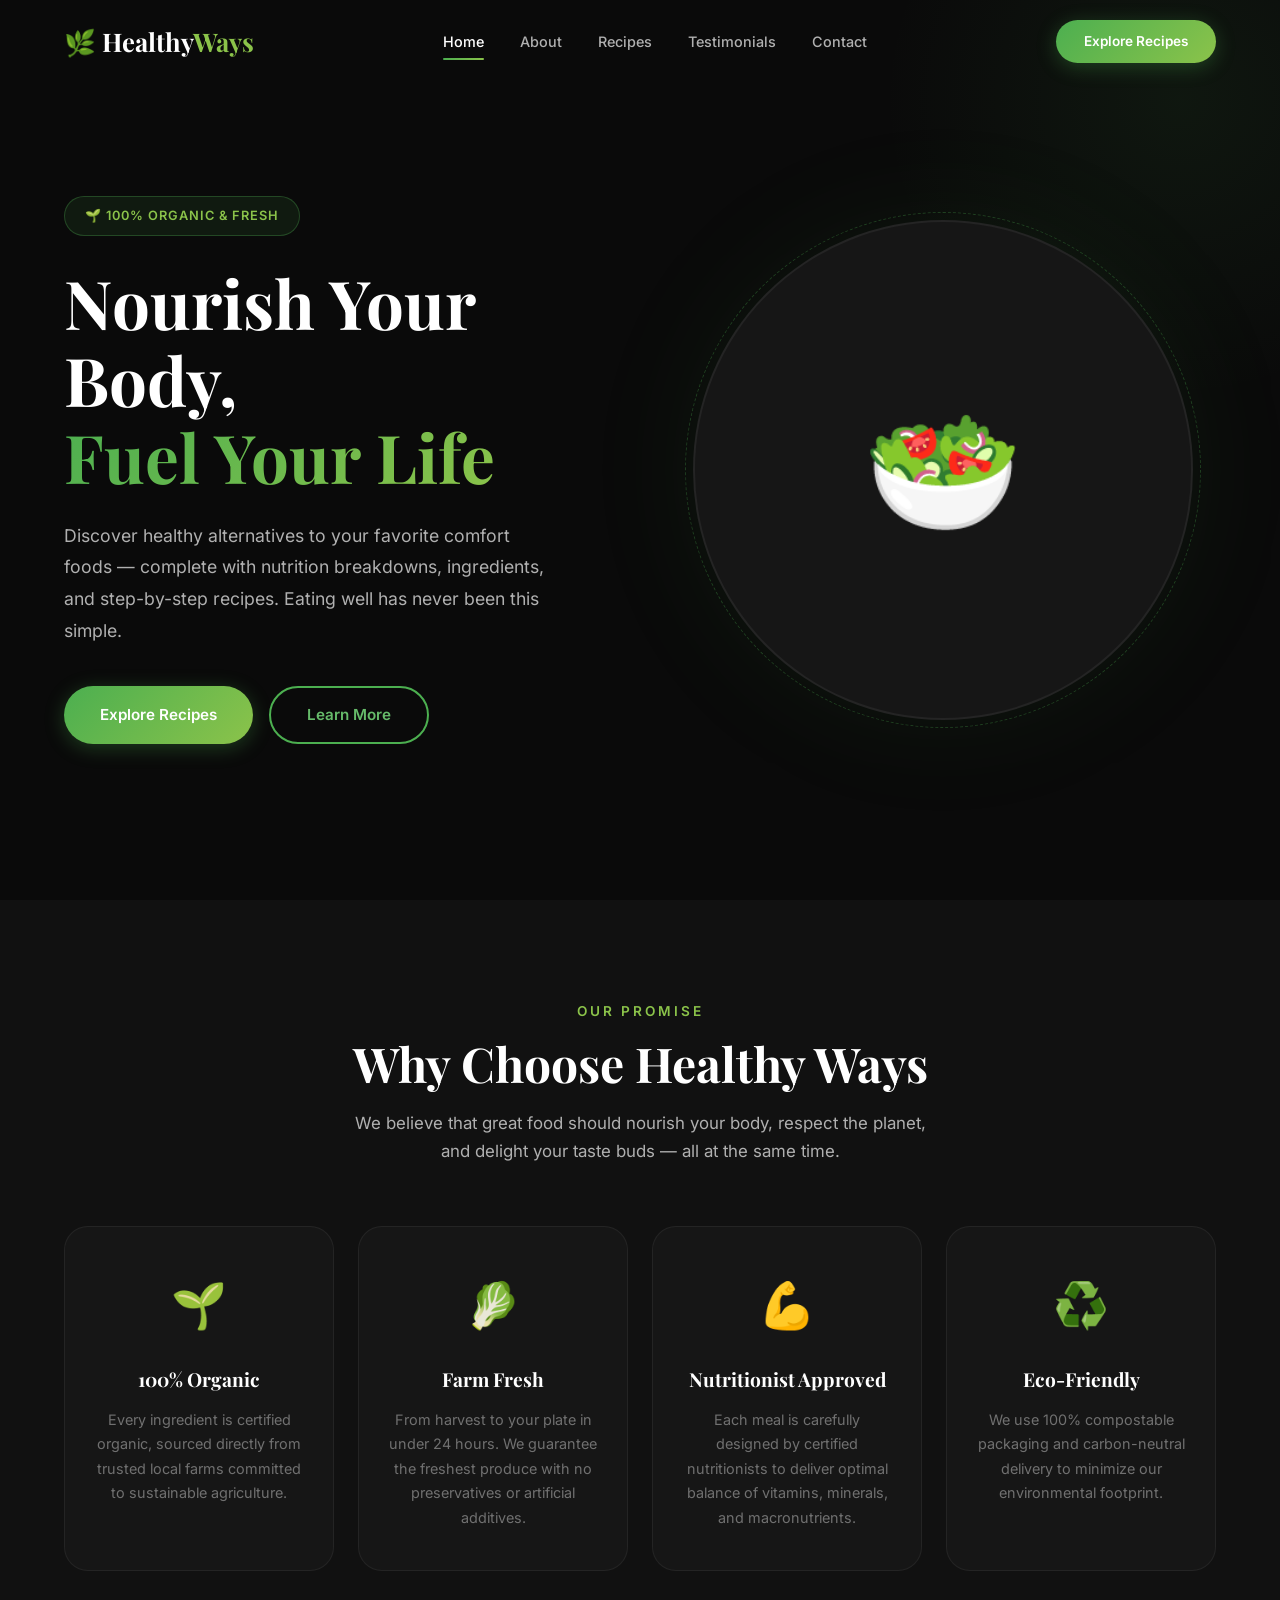
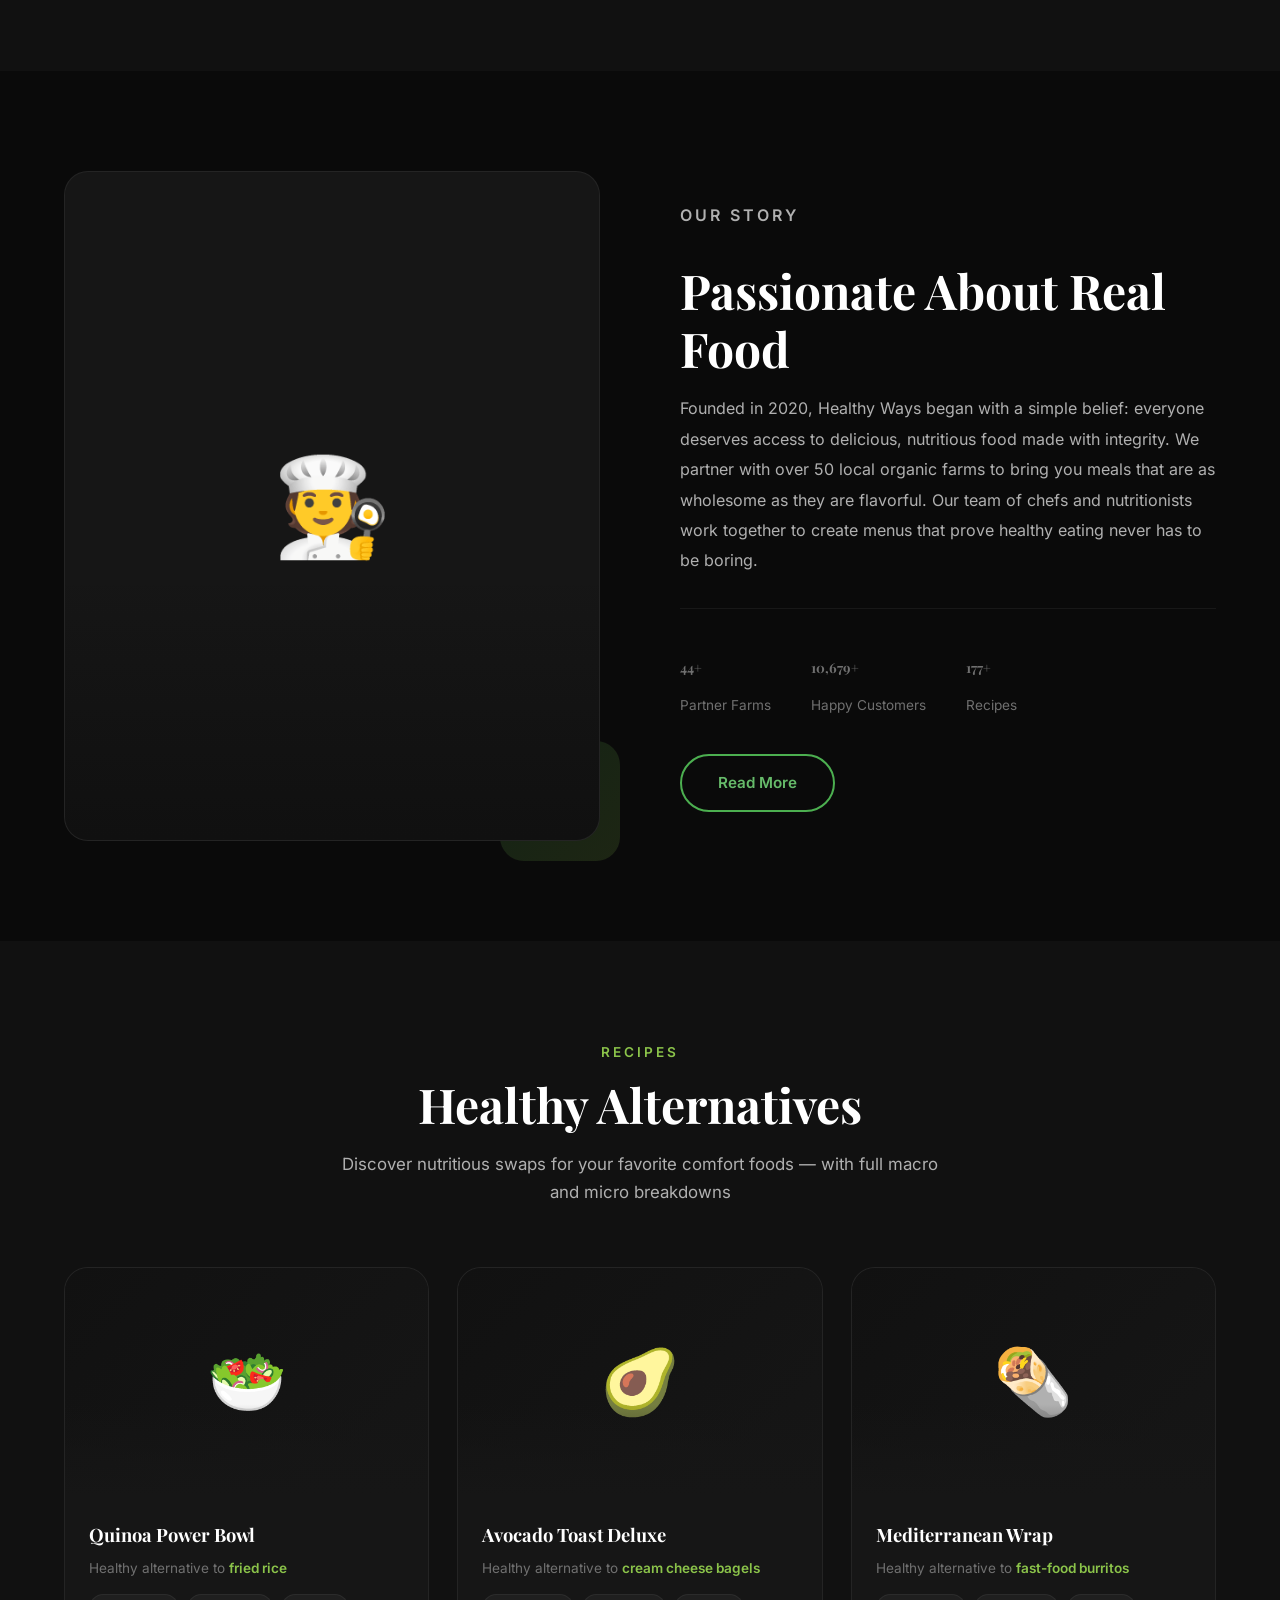
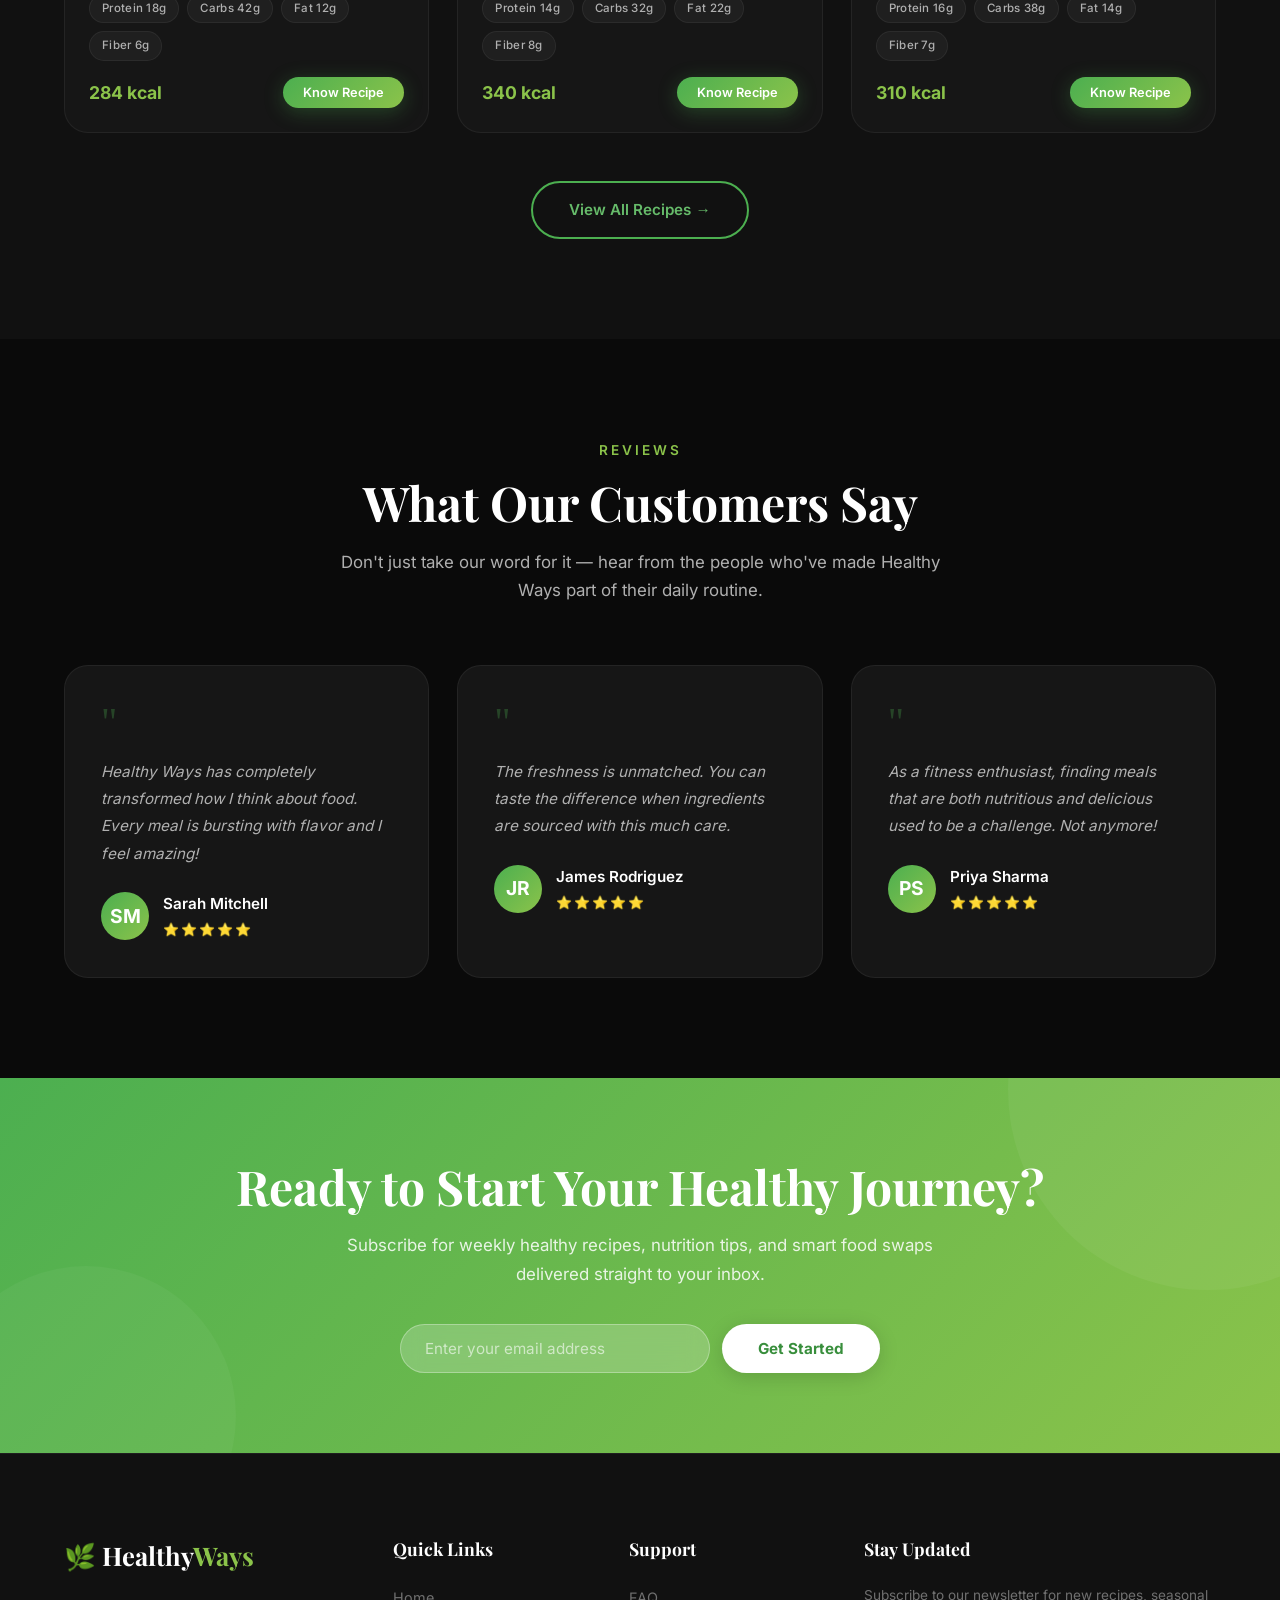
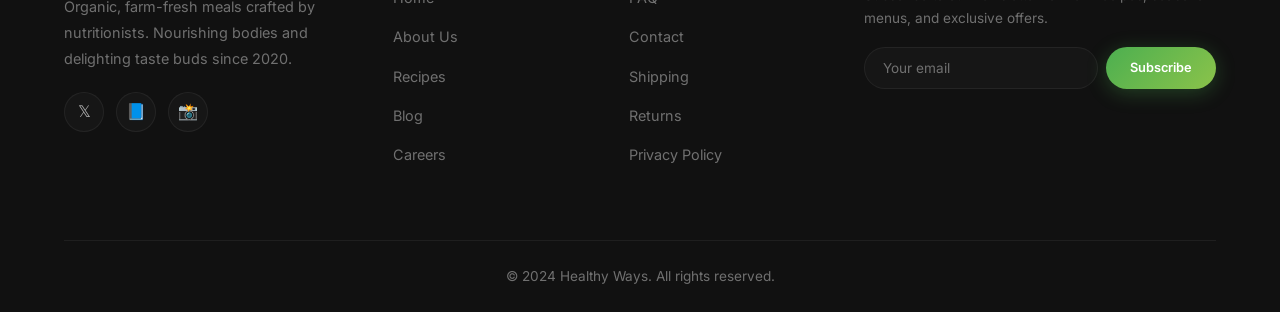
<file: index.html>
<!DOCTYPE html>
<html lang="en">
<head>
  <meta charset="UTF-8">
  <meta name="viewport" content="width=device-width, initial-scale=1.0">
  <meta name="description" content="Healthy Ways — Organic, farm-fresh meals crafted by nutritionists. Discover delicious food that fuels your life.">
  <title>Healthy Ways — Nourish Your Body, Fuel Your Life</title>
  <link rel="icon" href="data:image/svg+xml,<svg xmlns='http://www.w3.org/2000/svg' viewBox='0 0 100 100'><text y='.9em' font-size='90'>🌿</text></svg>">
  <meta name="theme-color" content="#0a0a0a">
  <meta property="og:title" content="Healthy Ways — Nourish Your Body, Fuel Your Life">
  <meta property="og:description" content="Discover healthy alternatives to your favorite comfort foods — complete with nutrition breakdowns and step-by-step recipes.">
  <meta property="og:type" content="website">

  <link rel="stylesheet" href="css/style.css">
</head>
<body>

  <!-- ============================================
       NAVBAR
       ============================================ -->
  <header class="navbar" role="banner">
    <div class="container">
      <a href="#" class="nav-logo" aria-label="Healthy Ways Home">🌿 Healthy<span>Ways</span></a>

      <nav class="nav-links" role="navigation" aria-label="Main navigation">
        <a href="#home">Home</a>
        <a href="#about">About</a>
        <a href="#menu">Recipes</a>
        <a href="#testimonials">Testimonials</a>
        <a href="#contact">Contact</a>
      </nav>

      <div class="nav-cta">
        <a href="#menu" class="btn btn-primary btn-sm">Explore Recipes</a>
      </div>

      <button class="nav-toggle" aria-label="Toggle navigation menu" aria-expanded="false">
        <span></span><span></span><span></span>
      </button>
    </div>
    <div class="nav-overlay" aria-hidden="true"></div>
  </header>

  <main>

    <!-- ============================================
         HERO
         ============================================ -->
    <section class="hero" id="home">
      <div class="container">
        <div class="hero-content fade-in">
          <div class="hero-badge">🌱 100% Organic & Fresh</div>
          <h1 class="hero-title">
            Nourish Your Body,<br>
            <span class="highlight">Fuel Your Life</span>
          </h1>
          <p class="hero-subtitle">
            Discover healthy alternatives to your favorite comfort foods — complete with nutrition breakdowns, ingredients, and step-by-step recipes. Eating well has never been this simple.
          </p>
          <div class="hero-buttons">
            <a href="#menu" class="btn btn-primary">Explore Recipes</a>
            <a href="#about" class="btn btn-outline">Learn More</a>
          </div>
        </div>

        <div class="hero-image fade-in-right">
          <div class="hero-image-placeholder" role="img" aria-label="Fresh healthy salad bowl">
            🥗
          </div>
        </div>
      </div>
    </section>

    <!-- ============================================
         FEATURES
         ============================================ -->
    <section class="features" id="features">
      <div class="container">
        <div class="section-header fade-in">
          <p class="section-subtitle">Our Promise</p>
          <h2 class="section-title">Why Choose Healthy Ways</h2>
          <p class="section-desc">We believe that great food should nourish your body, respect the planet, and delight your taste buds — all at the same time.</p>
        </div>

        <div class="features-grid">
          <div class="feature-card fade-in">
            <span class="feature-icon">🌱</span>
            <h3>100% Organic</h3>
            <p>Every ingredient is certified organic, sourced directly from trusted local farms committed to sustainable agriculture.</p>
          </div>

          <div class="feature-card fade-in">
            <span class="feature-icon">🥬</span>
            <h3>Farm Fresh</h3>
            <p>From harvest to your plate in under 24 hours. We guarantee the freshest produce with no preservatives or artificial additives.</p>
          </div>

          <div class="feature-card fade-in">
            <span class="feature-icon">💪</span>
            <h3>Nutritionist Approved</h3>
            <p>Each meal is carefully designed by certified nutritionists to deliver optimal balance of vitamins, minerals, and macronutrients.</p>
          </div>

          <div class="feature-card fade-in">
            <span class="feature-icon">♻️</span>
            <h3>Eco-Friendly</h3>
            <p>We use 100% compostable packaging and carbon-neutral delivery to minimize our environmental footprint.</p>
          </div>
        </div>
      </div>
    </section>

    <!-- ============================================
         ABOUT
         ============================================ -->
    <section class="about" id="about">
      <div class="container">
        <div class="about-image fade-in-left">
          <div class="about-image-placeholder" role="img" aria-label="Our chef preparing healthy meals">
            🧑‍🍳
          </div>
          <div class="about-accent"></div>
        </div>

        <div class="about-content fade-in-right">
          <p class="section-subtitle">Our Story</p>
          <h2 class="section-title">Passionate About Real Food</h2>
          <p>
            Founded in 2020, Healthy Ways began with a simple belief: everyone deserves access to delicious, nutritious food made with integrity. We partner with over 50 local organic farms to bring you meals that are as wholesome as they are flavorful. Our team of chefs and nutritionists work together to create menus that prove healthy eating never has to be boring.
          </p>

          <div class="about-stats">
            <div class="about-stat">
              <h4><span class="counter" data-target="50" data-suffix="+">0</span></h4>
              <span>Partner Farms</span>
            </div>
            <div class="about-stat">
              <h4><span class="counter" data-target="12000" data-suffix="+">0</span></h4>
              <span>Happy Customers</span>
            </div>
            <div class="about-stat">
              <h4><span class="counter" data-target="200" data-suffix="+">0</span></h4>
              <span>Recipes</span>
            </div>
          </div>

          <a href="#" class="btn btn-outline">Read More</a>
        </div>
      </div>
    </section>

    <!-- ============================================
         MENU / PRODUCTS
         ============================================ -->
    <section class="menu" id="menu">
      <div class="container">
        <div class="section-header fade-in">
          <p class="section-subtitle">Recipes</p>
          <h2 class="section-title">Healthy Alternatives</h2>
          <p class="section-desc">Discover nutritious swaps for your favorite comfort foods — with full macro and micro breakdowns</p>
        </div>

        <div class="menu-grid" id="recipeGrid">
          <p class="recipe-loading" style="grid-column:1/-1;text-align:center;color:var(--text-muted);padding:60px 0;font-size:0.95rem;">Loading recipes…</p>
        </div>

        <div class="recipes-view-all">
          <a href="recipes.html" class="btn btn-outline">View All Recipes →</a>
        </div>
      </div>
    </section>

    <!-- ============================================
         TESTIMONIALS
         ============================================ -->
    <section class="testimonials" id="testimonials">
      <div class="container">
        <div class="section-header fade-in">
          <p class="section-subtitle">Reviews</p>
          <h2 class="section-title">What Our Customers Say</h2>
          <p class="section-desc">Don't just take our word for it — hear from the people who've made Healthy Ways part of their daily routine.</p>
        </div>

        <div class="testimonials-grid">
          <article class="testimonial-card fade-in">
            <div class="testimonial-quote">"</div>
            <p>Healthy Ways has completely transformed how I think about food. Every meal is bursting with flavor and I feel amazing!</p>
            <div class="testimonial-author">
              <div class="testimonial-avatar">SM</div>
              <div>
                <div class="testimonial-name">Sarah Mitchell</div>
                <div class="testimonial-rating">⭐⭐⭐⭐⭐</div>
              </div>
            </div>
          </article>

          <article class="testimonial-card fade-in">
            <div class="testimonial-quote">"</div>
            <p>The freshness is unmatched. You can taste the difference when ingredients are sourced with this much care.</p>
            <div class="testimonial-author">
              <div class="testimonial-avatar">JR</div>
              <div>
                <div class="testimonial-name">James Rodriguez</div>
                <div class="testimonial-rating">⭐⭐⭐⭐⭐</div>
              </div>
            </div>
          </article>

          <article class="testimonial-card fade-in">
            <div class="testimonial-quote">"</div>
            <p>As a fitness enthusiast, finding meals that are both nutritious and delicious used to be a challenge. Not anymore!</p>
            <div class="testimonial-author">
              <div class="testimonial-avatar">PS</div>
              <div>
                <div class="testimonial-name">Priya Sharma</div>
                <div class="testimonial-rating">⭐⭐⭐⭐⭐</div>
              </div>
            </div>
          </article>
        </div>
      </div>
    </section>

    <!-- ============================================
         CTA SECTION
         ============================================ -->
    <section class="cta-section" id="contact">
      <div class="container">
        <h2 class="section-title">Ready to Start Your Healthy Journey?</h2>
        <p class="section-desc">Subscribe for weekly healthy recipes, nutrition tips, and smart food swaps delivered straight to your inbox.</p>
        <form class="cta-form newsletter-form" aria-label="Get started form">
          <input type="email" placeholder="Enter your email address" required aria-label="Email address">
          <button type="submit" class="btn">Get Started</button>
        </form>
        <p class="cta-success">🎉 You're in! Check your inbox for your first weekly recipe digest.</p>
      </div>
    </section>

  </main>

  <!-- ============================================
       FOOTER
       ============================================ -->
  <footer class="footer" role="contentinfo">
    <div class="container">
      <div class="footer-grid">

        <div class="footer-brand">
          <a href="#" class="nav-logo">🌿 Healthy<span>Ways</span></a>
          <p>Organic, farm-fresh meals crafted by nutritionists. Nourishing bodies and delighting taste buds since 2020.</p>
          <div class="footer-socials">
            <a href="#" aria-label="Twitter">𝕏</a>
            <a href="#" aria-label="Facebook">📘</a>
            <a href="#" aria-label="Instagram">📸</a>
          </div>
        </div>

        <div class="footer-col">
          <h4>Quick Links</h4>
          <ul>
            <li><a href="#home">Home</a></li>
            <li><a href="#about">About Us</a></li>
            <li><a href="#menu">Recipes</a></li>
            <li><a href="#">Blog</a></li>
            <li><a href="#">Careers</a></li>
          </ul>
        </div>

        <div class="footer-col">
          <h4>Support</h4>
          <ul>
            <li><a href="#">FAQ</a></li>
            <li><a href="#contact">Contact</a></li>
            <li><a href="#">Shipping</a></li>
            <li><a href="#">Returns</a></li>
            <li><a href="#">Privacy Policy</a></li>
          </ul>
        </div>

        <div class="footer-col footer-newsletter">
          <h4>Stay Updated</h4>
          <p>Subscribe to our newsletter for new recipes, seasonal menus, and exclusive offers.</p>
          <form class="footer-newsletter-form newsletter-form" aria-label="Newsletter signup">
            <input type="email" placeholder="Your email" required aria-label="Email for newsletter">
            <button type="submit" class="btn btn-primary btn-sm">Subscribe</button>
          </form>
        </div>

      </div>

      <div class="footer-bottom">
        <p>&copy; 2024 Healthy Ways. All rights reserved.</p>
      </div>
    </div>
  </footer>

  <!-- ============================================
       RECIPE MODAL
       ============================================ -->
  <div class="recipe-modal-overlay" id="recipeModal">
    <div class="recipe-modal">
      <button class="recipe-modal-close" aria-label="Close recipe">&times;</button>
      <div class="recipe-modal-header">
        <div class="recipe-modal-emoji"></div>
        <div>
          <h2 class="recipe-modal-title"></h2>
          <p class="recipe-modal-alt"></p>
        </div>
      </div>
      <div class="recipe-modal-nutrition">
        <div class="recipe-modal-macros">
          <h4>Macros</h4>
          <ul></ul>
        </div>
        <div class="recipe-modal-micros">
          <h4>Micros</h4>
          <ul></ul>
        </div>
      </div>
      <div class="recipe-modal-servings">
        <span>Servings:</span>
        <div class="servings-control">
          <button type="button" class="serving-btn" id="servingDec" aria-label="Decrease servings">−</button>
          <span class="serving-count" id="servingCount">1</span>
          <button type="button" class="serving-btn" id="servingInc" aria-label="Increase servings">+</button>
        </div>
      </div>
      <div class="recipe-modal-kcal"></div>
      <div class="recipe-modal-ingredients">
        <h4>Ingredients</h4>
        <ul></ul>
      </div>
      <div class="recipe-modal-steps">
        <h4>Steps</h4>
        <ol></ol>
      </div>
    </div>
  </div>

  <script src="js/main.js"></script>
</body>
</html>
</file>
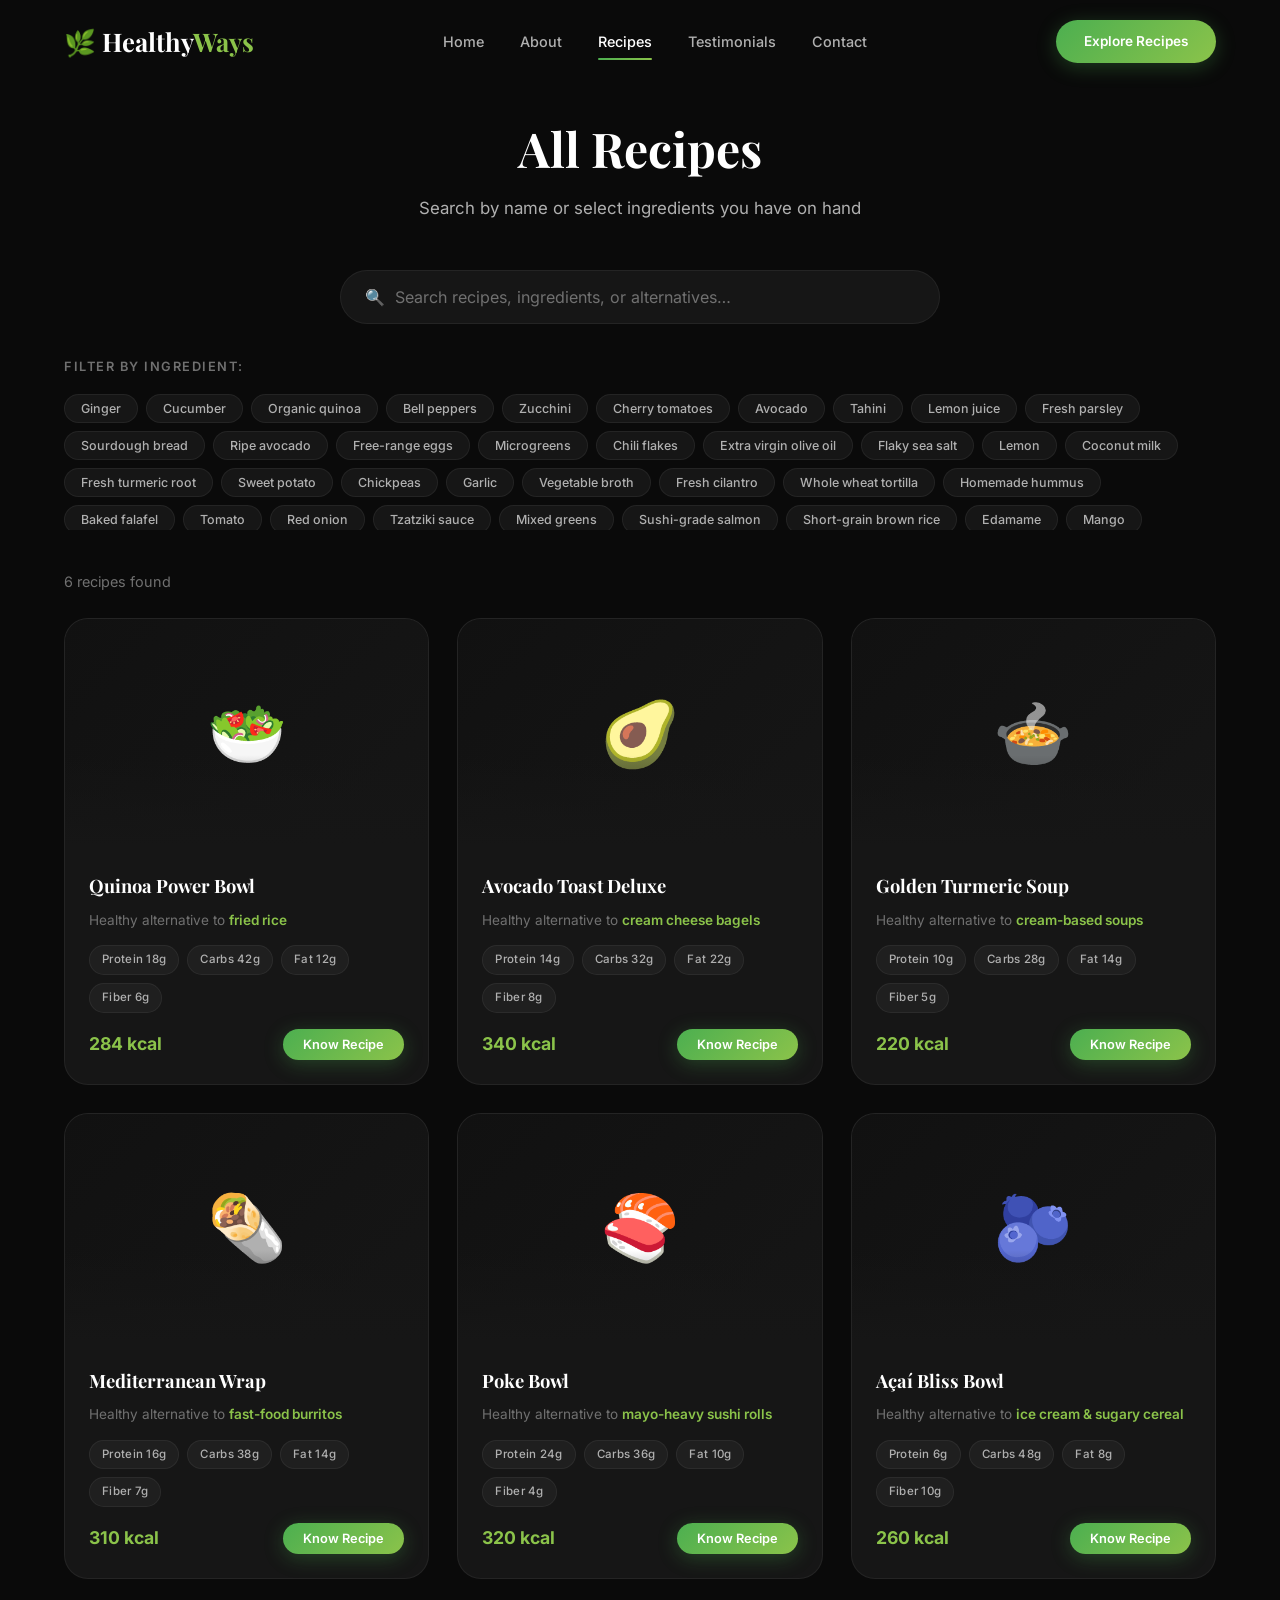
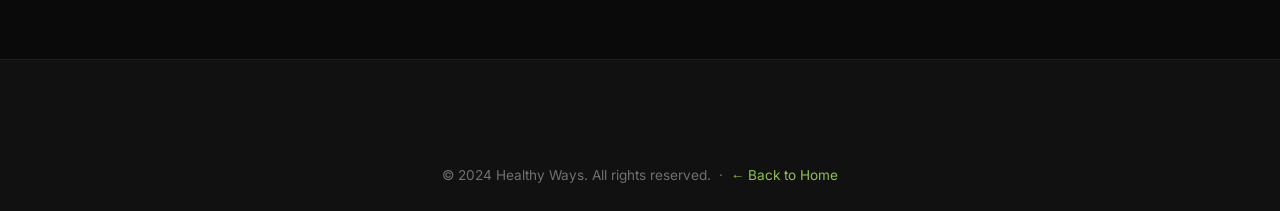
<file: recipes.html>
<!DOCTYPE html>
<html lang="en">
<head>
  <meta charset="UTF-8">
  <meta name="viewport" content="width=device-width, initial-scale=1.0">
  <meta name="description" content="Browse all Healthy Ways recipes. Search by name or filter by ingredients you have on hand.">
  <title>All Recipes — Healthy Ways</title>
  <link rel="icon" href="data:image/svg+xml,<svg xmlns='http://www.w3.org/2000/svg' viewBox='0 0 100 100'><text y='.9em' font-size='90'>🌿</text></svg>">
  <meta name="theme-color" content="#0a0a0a">
  <meta property="og:title" content="All Recipes — Healthy Ways">
  <meta property="og:description" content="Browse all healthy recipes. Search by name or filter by ingredients you have on hand.">
  <meta property="og:type" content="website">

  <link rel="stylesheet" href="css/style.css">
</head>
<body>

  <!-- ============================================
       NAVBAR
       ============================================ -->
  <header class="navbar" role="banner">
    <div class="container">
      <a href="index.html" class="nav-logo" aria-label="Healthy Ways Home">🌿 Healthy<span>Ways</span></a>

      <nav class="nav-links" role="navigation" aria-label="Main navigation">
        <a href="index.html">Home</a>
        <a href="index.html#about">About</a>
        <a href="recipes.html" class="active">Recipes</a>
        <a href="index.html#testimonials">Testimonials</a>
        <a href="index.html#contact">Contact</a>
      </nav>

      <div class="nav-cta">
        <a href="recipes.html" class="btn btn-primary btn-sm">Explore Recipes</a>
      </div>

      <button class="nav-toggle" aria-label="Toggle navigation menu" aria-expanded="false">
        <span></span><span></span><span></span>
      </button>
    </div>
    <div class="nav-overlay" aria-hidden="true"></div>
  </header>

  <main>

    <!-- ============================================
         RECIPES PAGE
         ============================================ -->
    <section class="recipes-page">
      <div class="container">

        <div class="recipes-header">
          <h1 class="section-title">All Recipes</h1>
          <p class="section-desc">Search by name or select ingredients you have on hand</p>
        </div>

        <div class="recipes-search">
          <input type="text" id="recipeSearch" placeholder="🔍  Search recipes, ingredients, or alternatives…" aria-label="Search recipes">
        </div>

        <div class="recipes-filter-section">
          <p class="recipes-filter-label">Filter by ingredient:</p>
          <div class="recipes-ingredients" id="ingredientTags">
          </div>
        </div>

        <div class="recipes-active-filters" id="activeFilters"></div>

        <div class="recipes-count" id="recipeCount"></div>

        <div class="menu-grid" id="allRecipesGrid">
          <p class="recipe-loading" style="grid-column:1/-1;text-align:center;color:var(--text-muted);padding:60px 0;font-size:0.95rem;">Loading recipes…</p>
        </div>

      </div>
    </section>

  </main>

  <!-- ============================================
       RECIPE MODAL
       ============================================ -->
  <div class="recipe-modal-overlay" id="recipeModal">
    <div class="recipe-modal">
      <button class="recipe-modal-close" aria-label="Close recipe">&times;</button>
      <div class="recipe-modal-header">
        <div class="recipe-modal-emoji"></div>
        <div>
          <h2 class="recipe-modal-title"></h2>
          <p class="recipe-modal-alt"></p>
        </div>
      </div>
      <div class="recipe-modal-nutrition">
        <div class="recipe-modal-macros">
          <h4>Macros</h4>
          <ul></ul>
        </div>
        <div class="recipe-modal-micros">
          <h4>Micros</h4>
          <ul></ul>
        </div>
      </div>
      <div class="recipe-modal-servings">
        <span>Servings:</span>
        <div class="servings-control">
          <button type="button" class="serving-btn" id="servingDec" aria-label="Decrease servings">−</button>
          <span class="serving-count" id="servingCount">1</span>
          <button type="button" class="serving-btn" id="servingInc" aria-label="Increase servings">+</button>
        </div>
      </div>
      <div class="recipe-modal-kcal"></div>
      <div class="recipe-modal-ingredients">
        <h4>Ingredients</h4>
        <ul></ul>
      </div>
      <div class="recipe-modal-steps">
        <h4>Steps</h4>
        <ol></ol>
      </div>
    </div>
  </div>

  <!-- ============================================
       FOOTER
       ============================================ -->
  <footer class="footer" role="contentinfo">
    <div class="container">
      <div class="footer-bottom" style="border-top:none;">
        <p>&copy; 2024 Healthy Ways. All rights reserved. &nbsp;·&nbsp; <a href="index.html" style="color:var(--accent-lime);">← Back to Home</a></p>
      </div>
    </div>
  </footer>

  <script src="js/main.js"></script>
</body>
</html>
</file>
<file: css/style.css>
/* ============================================
   Healthy Ways — Dark Theme Stylesheet
   ============================================ */

/* ============================================
   SELF-HOSTED FONTS
   ============================================ */
@font-face {
  font-family: 'Inter';
  font-style: normal;
  font-weight: 100 900;
  font-display: swap;
  src: url('../fonts/inter-latin.woff2') format('woff2');
  unicode-range: U+0000-00FF, U+0131, U+0152-0153, U+02BB-02BC, U+02C6, U+02DA,
    U+02DC, U+0304, U+0308, U+0329, U+2000-206F, U+20AC, U+2122, U+2191,
    U+2193, U+2212, U+2215, U+FEFF, U+FFFD;
}

@font-face {
  font-family: 'Playfair Display';
  font-style: normal;
  font-weight: 700;
  font-display: swap;
  src: url('../fonts/playfair-display-700.woff2') format('woff2');
  unicode-range: U+0000-00FF, U+0131, U+0152-0153, U+02BB-02BC, U+02C6, U+02DA,
    U+02DC, U+0304, U+0308, U+0329, U+2000-206F, U+20AC, U+2122, U+2191,
    U+2193, U+2212, U+2215, U+FEFF, U+FFFD;
}

/* --- Custom Properties --- */
:root {
  --bg-primary: #0a0a0a;
  --bg-secondary: #111111;
  --bg-card: #161616;
  --bg-card-hover: #1c1c1c;
  --bg-navbar: rgba(10, 10, 10, 0.85);
  --bg-navbar-scrolled: rgba(10, 10, 10, 0.97);

  --accent: #4CAF50;
  --accent-light: #66BB6A;
  --accent-dark: #388E3C;
  --accent-lime: #8BC34A;
  --accent-gradient: linear-gradient(135deg, #4CAF50, #8BC34A);

  --text-primary: #ffffff;
  --text-secondary: #b0b0b0;
  --text-muted: #707070;
  --text-accent: #8BC34A;

  --border-color: rgba(255, 255, 255, 0.06);
  --border-accent: rgba(76, 175, 80, 0.3);

  --font-heading: 'Playfair Display', Georgia, serif;
  --font-body: 'Inter', -apple-system, BlinkMacSystemFont, sans-serif;

  --section-padding: 100px 0;
  --container-max: 1200px;
  --gap: 24px;
  --radius-sm: 8px;
  --radius-md: 16px;
  --radius-lg: 24px;
  --radius-pill: 50px;

  --transition: 0.3s ease;
  --transition-slow: 0.5s ease;
}

/* --- Reset --- */
*,
*::before,
*::after {
  margin: 0;
  padding: 0;
  box-sizing: border-box;
}

html {
  scroll-behavior: smooth;
  font-size: 16px;
  -webkit-font-smoothing: antialiased;
  -moz-osx-font-smoothing: grayscale;
}

body {
  font-family: var(--font-body);
  background-color: var(--bg-primary);
  color: var(--text-secondary);
  line-height: 1.7;
  overflow-x: hidden;
}

a {
  text-decoration: none;
  color: inherit;
  transition: color var(--transition);
}

ul, ol {
  list-style: none;
}

img {
  max-width: 100%;
  height: auto;
  display: block;
}

button, input {
  font-family: inherit;
  border: none;
  outline: none;
  background: none;
}

/* --- Utilities --- */
.container {
  width: 100%;
  max-width: var(--container-max);
  margin: 0 auto;
  padding: 0 24px;
}

.section-subtitle {
  font-family: var(--font-body);
  font-size: 0.85rem;
  font-weight: 600;
  text-transform: uppercase;
  letter-spacing: 3px;
  color: var(--accent-lime);
  margin-bottom: 12px;
}

.section-title {
  font-family: var(--font-heading);
  font-size: clamp(2rem, 4vw, 3rem);
  font-weight: 700;
  color: var(--text-primary);
  margin-bottom: 16px;
  line-height: 1.2;
}

.section-desc {
  font-size: 1.05rem;
  color: var(--text-secondary);
  max-width: 600px;
  margin-bottom: 48px;
}

.section-header {
  text-align: center;
  margin-bottom: 60px;
}

.section-header .section-desc {
  margin-left: auto;
  margin-right: auto;
}

/* --- Buttons --- */
.btn {
  display: inline-flex;
  align-items: center;
  justify-content: center;
  gap: 8px;
  padding: 14px 36px;
  font-size: 0.95rem;
  font-weight: 600;
  border-radius: var(--radius-pill);
  cursor: pointer;
  transition: all var(--transition);
  white-space: nowrap;
}

.btn-primary {
  background: var(--accent-gradient);
  color: #fff;
  box-shadow: 0 4px 20px rgba(76, 175, 80, 0.3);
}

.btn-primary:hover {
  transform: translateY(-2px);
  box-shadow: 0 8px 30px rgba(76, 175, 80, 0.45);
}

.btn-outline {
  border: 2px solid var(--accent);
  color: var(--accent-light);
  background: transparent;
}

.btn-outline:hover {
  background: var(--accent);
  color: #fff;
  transform: translateY(-2px);
}

.btn-sm {
  padding: 10px 24px;
  font-size: 0.85rem;
}

/* ============================================
   NAVBAR
   ============================================ */
.navbar {
  position: fixed;
  top: 0;
  left: 0;
  width: 100%;
  z-index: 1000;
  padding: 20px 0;
  transition: all var(--transition);
  background: transparent;
}

.navbar.scrolled {
  background: var(--bg-navbar-scrolled);
  backdrop-filter: blur(20px);
  -webkit-backdrop-filter: blur(20px);
  padding: 12px 0;
  box-shadow: 0 4px 30px rgba(0, 0, 0, 0.3);
}

.navbar .container {
  display: flex;
  align-items: center;
  justify-content: space-between;
}

.nav-logo {
  font-family: var(--font-heading);
  font-size: 1.6rem;
  font-weight: 700;
  color: var(--text-primary);
}

.nav-logo span {
  color: var(--accent-lime);
}

.nav-links {
  display: flex;
  align-items: center;
  gap: 36px;
}

.nav-links a {
  font-size: 0.9rem;
  font-weight: 500;
  color: var(--text-secondary);
  position: relative;
  padding: 4px 0;
}

.nav-links a::after {
  content: '';
  position: absolute;
  bottom: -2px;
  left: 0;
  width: 0;
  height: 2px;
  background: var(--accent-gradient);
  transition: width var(--transition);
  border-radius: 2px;
}

.nav-links a:hover,
.nav-links a.active {
  color: var(--text-primary);
}

.nav-links a:hover::after,
.nav-links a.active::after {
  width: 100%;
}

.nav-cta .btn {
  padding: 10px 28px;
  font-size: 0.85rem;
}

.nav-toggle {
  display: none;
  flex-direction: column;
  gap: 5px;
  cursor: pointer;
  padding: 4px;
}

.nav-toggle span {
  width: 24px;
  height: 2px;
  background: var(--text-primary);
  border-radius: 2px;
  transition: all var(--transition);
  transform-origin: center;
}

.nav-toggle.active span:nth-child(1) {
  transform: translateY(7px) rotate(45deg);
}

.nav-toggle.active span:nth-child(2) {
  opacity: 0;
  transform: scaleX(0);
}

.nav-toggle.active span:nth-child(3) {
  transform: translateY(-7px) rotate(-45deg);
}

/* Backdrop overlay for mobile nav */
.nav-overlay {
  position: fixed;
  inset: 0;
  background: rgba(0, 0, 0, 0.5);
  z-index: 998;
  opacity: 0;
  visibility: hidden;
  transition: opacity var(--transition), visibility var(--transition);
  backdrop-filter: blur(4px);
  -webkit-backdrop-filter: blur(4px);
}

.nav-overlay.active {
  opacity: 1;
  visibility: visible;
}

/* ============================================
   HERO
   ============================================ */
.hero {
  min-height: 100vh;
  display: flex;
  align-items: center;
  padding: 120px 0 80px;
  position: relative;
  overflow: hidden;
}

.hero::before {
  content: '';
  position: absolute;
  top: -200px;
  right: -200px;
  width: 600px;
  height: 600px;
  background: radial-gradient(circle, rgba(76, 175, 80, 0.08) 0%, transparent 70%);
  border-radius: 50%;
  pointer-events: none;
}

.hero .container {
  display: grid;
  grid-template-columns: 1fr 1fr;
  gap: 60px;
  align-items: center;
}

.hero-content {
  max-width: 580px;
}

.hero-badge {
  display: inline-flex;
  align-items: center;
  gap: 8px;
  background: rgba(76, 175, 80, 0.1);
  border: 1px solid var(--border-accent);
  border-radius: var(--radius-pill);
  padding: 8px 20px;
  font-size: 0.8rem;
  font-weight: 600;
  color: var(--accent-lime);
  margin-bottom: 28px;
  letter-spacing: 1px;
  text-transform: uppercase;
}

.hero-title {
  font-family: var(--font-heading);
  font-size: clamp(2.5rem, 5.5vw, 4.2rem);
  font-weight: 700;
  color: var(--text-primary);
  line-height: 1.15;
  margin-bottom: 24px;
}

.hero-title .highlight {
  background: var(--accent-gradient);
  -webkit-background-clip: text;
  -webkit-text-fill-color: transparent;
  background-clip: text;
}

.hero-subtitle {
  font-size: 1.1rem;
  color: var(--text-secondary);
  line-height: 1.8;
  margin-bottom: 40px;
  max-width: 480px;
}

.hero-buttons {
  display: flex;
  gap: 16px;
  flex-wrap: wrap;
}

.hero-image {
  position: relative;
  display: flex;
  align-items: center;
  justify-content: center;
}

.hero-image-placeholder {
  width: 100%;
  aspect-ratio: 1;
  max-width: 500px;
  background: var(--bg-card);
  border-radius: 50%;
  display: flex;
  align-items: center;
  justify-content: center;
  font-size: 8rem;
  border: 2px solid var(--border-color);
  position: relative;
  box-shadow: 0 0 120px rgba(76, 175, 80, 0.08);
}

.hero-image-placeholder::before {
  content: '';
  position: absolute;
  inset: -10px;
  border-radius: 50%;
  border: 1px dashed var(--border-accent);
  animation: spin 30s linear infinite;
}

@keyframes spin {
  to { transform: rotate(360deg); }
}

/* ============================================
   FEATURES
   ============================================ */
.features {
  padding: var(--section-padding);
  background: var(--bg-secondary);
}

.features-grid {
  display: grid;
  grid-template-columns: repeat(4, 1fr);
  gap: var(--gap);
}

.feature-card {
  background: var(--bg-card);
  border: 1px solid var(--border-color);
  border-radius: var(--radius-lg);
  padding: 40px 28px;
  text-align: center;
  transition: all var(--transition);
  position: relative;
  overflow: hidden;
}

.feature-card::before {
  content: '';
  position: absolute;
  top: 0;
  left: 0;
  width: 100%;
  height: 3px;
  background: var(--accent-gradient);
  transform: scaleX(0);
  transition: transform var(--transition);
}

.feature-card:hover {
  transform: translateY(-8px);
  border-color: var(--border-accent);
  background: var(--bg-card-hover);
  box-shadow: 0 20px 60px rgba(0, 0, 0, 0.3);
}

.feature-card:hover::before {
  transform: scaleX(1);
}

.feature-icon {
  font-size: 2.8rem;
  margin-bottom: 20px;
  display: block;
}

.feature-card h3 {
  font-family: var(--font-heading);
  font-size: 1.2rem;
  color: var(--text-primary);
  margin-bottom: 12px;
}

.feature-card p {
  font-size: 0.9rem;
  color: var(--text-muted);
  line-height: 1.7;
}

/* ============================================
   ABOUT
   ============================================ */
.about {
  padding: var(--section-padding);
}

.about .container {
  display: grid;
  grid-template-columns: 1fr 1fr;
  gap: 80px;
  align-items: center;
}

.about-image {
  position: relative;
}

.about-image-placeholder {
  width: 100%;
  aspect-ratio: 4/5;
  background: var(--bg-card);
  border-radius: var(--radius-lg);
  display: flex;
  align-items: center;
  justify-content: center;
  font-size: 6rem;
  border: 1px solid var(--border-color);
  position: relative;
  overflow: hidden;
}

.about-image-placeholder::after {
  content: '';
  position: absolute;
  bottom: 0;
  left: 0;
  width: 100%;
  height: 40%;
  background: linear-gradient(to top, rgba(10, 10, 10, 0.5), transparent);
}

.about-accent {
  position: absolute;
  bottom: -20px;
  right: -20px;
  width: 120px;
  height: 120px;
  background: var(--accent-gradient);
  border-radius: var(--radius-lg);
  opacity: 0.15;
  z-index: -1;
}

.about-content .section-title {
  text-align: left;
}

.about-content .section-subtitle {
  text-align: left;
}

.about-content p {
  font-size: 1rem;
  line-height: 1.9;
  margin-bottom: 32px;
  color: var(--text-secondary);
}

.about-stats {
  display: flex;
  gap: 40px;
  margin-bottom: 36px;
  padding-top: 24px;
  border-top: 1px solid var(--border-color);
}

.about-stat h4 {
  font-family: var(--font-heading);
  font-size: 2rem;
  color: var(--accent-lime);
  margin-bottom: 4px;
}

.about-stat span {
  font-size: 0.85rem;
  color: var(--text-muted);
}

/* ============================================
   MENU / PRODUCTS
   ============================================ */
.menu {
  padding: var(--section-padding);
  background: var(--bg-secondary);
}

.menu-grid {
  display: grid;
  grid-template-columns: repeat(3, 1fr);
  gap: 28px;
}

.product-card {
  background: var(--bg-card);
  border: 1px solid var(--border-color);
  border-radius: var(--radius-lg);
  overflow: hidden;
  transition: all var(--transition);
}

.product-card:hover {
  transform: translateY(-6px);
  box-shadow: 0 20px 50px rgba(0, 0, 0, 0.3);
  border-color: var(--border-accent);
}

.product-image {
  width: 100%;
  aspect-ratio: 16/10;
  background: linear-gradient(135deg, var(--bg-secondary), var(--bg-card));
  display: flex;
  align-items: center;
  justify-content: center;
  font-size: 4rem;
  position: relative;
  overflow: hidden;
}

.product-image::after {
  content: '';
  position: absolute;
  inset: 0;
  background: linear-gradient(to top, var(--bg-card) 0%, transparent 40%);
}

.product-info {
  padding: 24px;
}

.product-info h3 {
  font-family: var(--font-heading);
  font-size: 1.15rem;
  color: var(--text-primary);
  margin-bottom: 8px;
}

.product-info .product-desc {
  font-size: 0.85rem;
  color: var(--text-muted);
  line-height: 1.6;
  margin-bottom: 16px;
}

.product-footer {
  display: flex;
  align-items: center;
  justify-content: space-between;
}

.product-price {
  font-size: 1.2rem;
  font-weight: 700;
  color: var(--accent-lime);
}

.product-footer .btn {
  padding: 8px 20px;
  font-size: 0.8rem;
}

/* ============================================
   TESTIMONIALS
   ============================================ */
.testimonials {
  padding: var(--section-padding);
}

.testimonials-grid {
  display: grid;
  grid-template-columns: repeat(3, 1fr);
  gap: 28px;
}

.testimonial-card {
  background: var(--bg-card);
  border: 1px solid var(--border-color);
  border-radius: var(--radius-lg);
  padding: 36px;
  position: relative;
  transition: all var(--transition);
}

.testimonial-card:hover {
  border-color: var(--border-accent);
  transform: translateY(-4px);
}

.testimonial-quote {
  font-size: 2.5rem;
  color: var(--accent);
  opacity: 0.3;
  line-height: 1;
  margin-bottom: 16px;
  font-family: Georgia, serif;
}

.testimonial-card p {
  font-size: 0.95rem;
  color: var(--text-secondary);
  line-height: 1.8;
  margin-bottom: 24px;
  font-style: italic;
}

.testimonial-author {
  display: flex;
  align-items: center;
  gap: 14px;
}

.testimonial-avatar {
  width: 48px;
  height: 48px;
  background: var(--accent-gradient);
  border-radius: 50%;
  display: flex;
  align-items: center;
  justify-content: center;
  font-size: 1.2rem;
  font-weight: 700;
  color: #fff;
}

.testimonial-name {
  font-weight: 600;
  color: var(--text-primary);
  font-size: 0.95rem;
}

.testimonial-rating {
  font-size: 0.8rem;
  color: #FFC107;
  letter-spacing: 2px;
  margin-top: 2px;
}

/* ============================================
   CTA SECTION
   ============================================ */
.cta-section {
  padding: 80px 0;
  background: var(--accent-gradient);
  position: relative;
  overflow: hidden;
}

.cta-section::before {
  content: '';
  position: absolute;
  top: -50%;
  right: -10%;
  width: 400px;
  height: 400px;
  background: rgba(255, 255, 255, 0.05);
  border-radius: 50%;
}

.cta-section::after {
  content: '';
  position: absolute;
  bottom: -30%;
  left: -5%;
  width: 300px;
  height: 300px;
  background: rgba(255, 255, 255, 0.04);
  border-radius: 50%;
}

.cta-section .container {
  text-align: center;
  position: relative;
  z-index: 1;
}

.cta-section .section-title {
  color: #fff;
  margin-bottom: 16px;
}

.cta-section .section-desc {
  color: rgba(255, 255, 255, 0.85);
  margin-left: auto;
  margin-right: auto;
  margin-bottom: 36px;
}

.cta-form {
  display: flex;
  gap: 12px;
  max-width: 480px;
  margin: 0 auto;
}

.cta-form input {
  flex: 1;
  padding: 14px 24px;
  border-radius: var(--radius-pill);
  background: rgba(255, 255, 255, 0.2);
  backdrop-filter: blur(10px);
  color: #fff;
  font-size: 0.95rem;
  border: 1px solid rgba(255, 255, 255, 0.3);
}

.cta-form input::placeholder {
  color: rgba(255, 255, 255, 0.6);
}

.cta-form .btn {
  background: #fff;
  color: var(--accent-dark);
  font-weight: 700;
  box-shadow: 0 4px 20px rgba(0, 0, 0, 0.15);
}

.cta-form .btn:hover {
  transform: translateY(-2px);
  box-shadow: 0 8px 30px rgba(0, 0, 0, 0.25);
}

.cta-success {
  display: none;
  color: #fff;
  font-weight: 600;
  margin-top: 16px;
  font-size: 0.95rem;
}

.cta-success.visible {
  display: block;
  animation: fadeUp 0.4s ease;
}

/* ============================================
   FOOTER
   ============================================ */
.footer {
  padding: 80px 0 0;
  background: var(--bg-secondary);
  border-top: 1px solid var(--border-color);
}

.footer-grid {
  display: grid;
  grid-template-columns: 1.5fr 1fr 1fr 1.5fr;
  gap: 48px;
  padding-bottom: 60px;
}

.footer-brand .nav-logo {
  margin-bottom: 16px;
  display: inline-block;
}

.footer-brand p {
  font-size: 0.9rem;
  color: var(--text-muted);
  line-height: 1.8;
  margin-bottom: 20px;
}

.footer-socials {
  display: flex;
  gap: 12px;
}

.footer-socials a {
  width: 40px;
  height: 40px;
  border-radius: 50%;
  background: var(--bg-card);
  border: 1px solid var(--border-color);
  display: flex;
  align-items: center;
  justify-content: center;
  font-size: 1rem;
  transition: all var(--transition);
}

.footer-socials a:hover {
  background: var(--accent);
  border-color: var(--accent);
  transform: translateY(-3px);
}

.footer-col h4 {
  font-family: var(--font-heading);
  font-size: 1.1rem;
  color: var(--text-primary);
  margin-bottom: 20px;
}

.footer-col ul li {
  margin-bottom: 12px;
}

.footer-col ul a {
  font-size: 0.9rem;
  color: var(--text-muted);
}

.footer-col ul a:hover {
  color: var(--accent-lime);
  padding-left: 4px;
}

.footer-newsletter p {
  font-size: 0.85rem;
  color: var(--text-muted);
  margin-bottom: 16px;
  line-height: 1.7;
}

.footer-newsletter-form {
  display: flex;
  gap: 8px;
}

.footer-newsletter-form input {
  flex: 1;
  padding: 12px 18px;
  border-radius: var(--radius-pill);
  background: var(--bg-card);
  border: 1px solid var(--border-color);
  color: var(--text-primary);
  font-size: 0.85rem;
}

.footer-newsletter-form input::placeholder {
  color: var(--text-muted);
}

.footer-newsletter-form .btn {
  padding: 12px 24px;
  font-size: 0.8rem;
}

.footer-bottom {
  border-top: 1px solid var(--border-color);
  padding: 24px 0;
  text-align: center;
}

.footer-bottom p {
  font-size: 0.85rem;
  color: var(--text-muted);
}

/* ============================================
   SCROLL ANIMATIONS
   ============================================ */
.fade-in {
  opacity: 0;
  transform: translateY(30px);
  transition: opacity 0.7s ease, transform 0.7s ease;
}

.fade-in.visible {
  opacity: 1;
  transform: translateY(0);
}

.fade-in-left {
  opacity: 0;
  transform: translateX(-40px);
  transition: opacity 0.7s ease, transform 0.7s ease;
}

.fade-in-left.visible {
  opacity: 1;
  transform: translateX(0);
}

.fade-in-right {
  opacity: 0;
  transform: translateX(40px);
  transition: opacity 0.7s ease, transform 0.7s ease;
}

.fade-in-right.visible {
  opacity: 1;
  transform: translateX(0);
}

@keyframes fadeUp {
  from {
    opacity: 0;
    transform: translateY(10px);
  }
  to {
    opacity: 1;
    transform: translateY(0);
  }
}

/* ============================================
   RECIPE CARD ADDITIONS
   ============================================ */
.product-alt {
  font-size: 0.85rem;
  color: var(--text-muted);
  margin-bottom: 14px;
  line-height: 1.6;
}

.product-alt strong {
  color: var(--accent-lime);
  font-weight: 600;
}

.product-macros {
  display: flex;
  flex-wrap: wrap;
  gap: 8px;
  margin-bottom: 16px;
}

.product-macros span {
  font-size: 0.72rem;
  font-weight: 500;
  color: var(--text-secondary);
  background: rgba(255, 255, 255, 0.04);
  border: 1px solid var(--border-color);
  border-radius: var(--radius-pill);
  padding: 4px 12px;
  letter-spacing: 0.3px;
}

.product-kcal {
  font-size: 1.1rem;
  font-weight: 700;
  color: var(--accent-lime);
}

/* ============================================
   RECIPE MODAL
   ============================================ */
.recipe-modal-overlay {
  position: fixed;
  inset: 0;
  background: rgba(0, 0, 0, 0.7);
  z-index: 2000;
  display: flex;
  align-items: center;
  justify-content: center;
  opacity: 0;
  visibility: hidden;
  transition: opacity 0.3s ease, visibility 0.3s ease;
  backdrop-filter: blur(8px);
  -webkit-backdrop-filter: blur(8px);
  padding: 24px;
  overflow-y: auto;
}

.recipe-modal-overlay.active {
  opacity: 1;
  visibility: visible;
}

.recipe-modal {
  background: var(--bg-card);
  border: 1px solid var(--border-color);
  border-radius: var(--radius-lg);
  max-width: 720px;
  width: 100%;
  max-height: 90vh;
  overflow-y: auto;
  padding: 48px;
  transform: scale(0.85);
  transition: transform 0.4s cubic-bezier(0.34, 1.56, 0.64, 1);
  position: relative;
}

.recipe-modal-overlay.active .recipe-modal {
  transform: scale(1);
}

.recipe-modal::-webkit-scrollbar {
  width: 6px;
}

.recipe-modal::-webkit-scrollbar-track {
  background: var(--bg-secondary);
  border-radius: 3px;
}

.recipe-modal::-webkit-scrollbar-thumb {
  background: var(--text-muted);
  border-radius: 3px;
}

.recipe-modal-close {
  position: absolute;
  top: 16px;
  right: 20px;
  font-size: 2rem;
  color: var(--text-muted);
  cursor: pointer;
  transition: color var(--transition);
  background: none;
  border: none;
  line-height: 1;
  padding: 4px;
}

.recipe-modal-close:hover {
  color: var(--text-primary);
}

.recipe-modal-header {
  display: flex;
  align-items: center;
  gap: 20px;
  margin-bottom: 32px;
}

.recipe-modal-emoji {
  font-size: 3rem;
  width: 72px;
  height: 72px;
  display: flex;
  align-items: center;
  justify-content: center;
  background: linear-gradient(135deg, var(--bg-secondary), var(--bg-card));
  border-radius: var(--radius-md);
  border: 1px solid var(--border-color);
  flex-shrink: 0;
}

.recipe-modal-title {
  font-family: var(--font-heading);
  font-size: 1.8rem;
  color: var(--text-primary);
  margin-bottom: 4px;
  line-height: 1.2;
}

.recipe-modal-alt {
  font-size: 0.95rem;
  color: var(--text-muted);
}

.recipe-modal-alt strong {
  color: var(--accent-lime);
}

.recipe-modal-nutrition {
  display: grid;
  grid-template-columns: 1fr 1fr;
  gap: 24px;
  margin-bottom: 20px;
  padding: 24px;
  background: var(--bg-secondary);
  border-radius: var(--radius-md);
  border: 1px solid var(--border-color);
}

.recipe-modal-nutrition h4 {
  font-family: var(--font-heading);
  font-size: 1rem;
  color: var(--accent-lime);
  margin-bottom: 12px;
  text-transform: uppercase;
  letter-spacing: 1px;
}

.recipe-modal-nutrition ul {
  list-style: none;
  display: flex;
  flex-direction: column;
  gap: 8px;
}

.recipe-modal-nutrition li {
  display: flex;
  justify-content: space-between;
  font-size: 0.88rem;
  color: var(--text-secondary);
  padding-bottom: 8px;
  border-bottom: 1px solid var(--border-color);
}

.recipe-modal-nutrition li:last-child {
  border-bottom: none;
  padding-bottom: 0;
}

.recipe-modal-nutrition li span:last-child {
  font-weight: 600;
  color: var(--text-primary);
}

.recipe-modal-servings {
  display: flex;
  align-items: center;
  justify-content: space-between;
  padding: 10px 16px;
  background: var(--bg-card);
  border: 1px solid var(--border-color);
  border-radius: var(--radius-sm);
  margin-bottom: 12px;
  font-size: 0.95rem;
  font-weight: 500;
  color: var(--text-primary);
}

.servings-control {
  display: flex;
  align-items: center;
  gap: 12px;
}

.serving-btn {
  width: 28px;
  height: 28px;
  border-radius: 50%;
  border: 1px solid var(--border-color);
  background: var(--bg-secondary);
  color: var(--text-primary);
  font-size: 1.1rem;
  font-weight: bold;
  display: flex;
  align-items: center;
  justify-content: center;
  cursor: pointer;
  transition: all var(--transition);
  line-height: 1;
}

.serving-btn:hover {
  border-color: var(--accent);
  color: var(--accent-lime);
  background: rgba(76, 175, 80, 0.1);
}

.serving-count {
  min-width: 18px;
  text-align: center;
  font-weight: 700;
  color: var(--accent-lime);
}

.recipe-modal-kcal {
  text-align: center;
  padding: 12px;
  background: rgba(76, 175, 80, 0.1);
  border: 1px solid var(--border-accent);
  border-radius: var(--radius-sm);
  margin-bottom: 32px;
  font-size: 1.05rem;
  font-weight: 700;
  color: var(--accent-lime);
  letter-spacing: 0.5px;
}

.recipe-modal-ingredients {
  margin-bottom: 32px;
}

.recipe-modal-ingredients > h4,
.recipe-modal-steps > h4 {
  font-family: var(--font-heading);
  font-size: 1.15rem;
  color: var(--text-primary);
  margin-bottom: 16px;
}

.recipe-modal-ingredients ul {
  display: grid;
  grid-template-columns: 1fr 1fr;
  gap: 6px 24px;
  list-style: none;
}

.recipe-modal-ingredients li {
  font-size: 0.9rem;
  color: var(--text-secondary);
  padding: 6px 0;
  padding-left: 20px;
  position: relative;
}

.recipe-modal-ingredients li::before {
  content: '•';
  position: absolute;
  left: 0;
  color: var(--accent-lime);
  font-weight: bold;
}

.recipe-modal-steps ol {
  list-style: none;
  counter-reset: steps;
  display: flex;
  flex-direction: column;
  gap: 16px;
}

.recipe-modal-steps li {
  counter-increment: steps;
  font-size: 0.9rem;
  color: var(--text-secondary);
  line-height: 1.8;
  padding-left: 40px;
  position: relative;
}

.recipe-modal-steps li::before {
  content: counter(steps);
  position: absolute;
  left: 0;
  top: 2px;
  width: 26px;
  height: 26px;
  background: var(--accent-gradient);
  border-radius: 50%;
  display: flex;
  align-items: center;
  justify-content: center;
  font-size: 0.75rem;
  font-weight: 700;
  color: #fff;
}

@media (max-width: 768px) {
  .recipe-modal {
    padding: 28px 20px;
    max-height: 85vh;
  }

  .recipe-modal-header {
    flex-direction: column;
    text-align: center;
  }

  .recipe-modal-title {
    font-size: 1.4rem;
  }

  .recipe-modal-nutrition {
    grid-template-columns: 1fr;
  }

  .recipe-modal-ingredients ul {
    grid-template-columns: 1fr;
  }
}

/* ============================================
   RECIPES PAGE
   ============================================ */
.recipes-page {
  padding: 120px 0 80px;
  min-height: 100vh;
}

.recipes-header {
  text-align: center;
  margin-bottom: 40px;
}

.recipes-header .section-desc {
  margin-left: auto;
  margin-right: auto;
}

.recipes-search {
  max-width: 600px;
  margin: 0 auto 32px;
}

.recipes-search input {
  width: 100%;
  padding: 16px 24px;
  font-size: 1rem;
  border-radius: var(--radius-pill);
  background: var(--bg-card);
  border: 1px solid var(--border-color);
  color: var(--text-primary);
  transition: border-color var(--transition), box-shadow var(--transition);
}

.recipes-search input::placeholder {
  color: var(--text-muted);
}

.recipes-search input:focus {
  border-color: var(--accent);
  box-shadow: 0 0 0 3px rgba(76, 175, 80, 0.15);
}

.recipes-filter-section {
  margin-bottom: 24px;
}

.recipes-filter-label {
  font-size: 0.8rem;
  font-weight: 600;
  color: var(--text-muted);
  text-transform: uppercase;
  letter-spacing: 1.5px;
  margin-bottom: 12px;
}

.recipes-ingredients {
  display: flex;
  flex-wrap: wrap;
  gap: 8px;
  max-height: 140px;
  overflow-y: auto;
  padding: 4px 0;
}

.recipes-ingredients::-webkit-scrollbar {
  width: 4px;
}

.recipes-ingredients::-webkit-scrollbar-thumb {
  background: var(--text-muted);
  border-radius: 2px;
}

.ingredient-tag {
  padding: 6px 16px;
  font-size: 0.78rem;
  font-weight: 500;
  font-family: var(--font-body);
  color: var(--text-secondary);
  background: var(--bg-card);
  border: 1px solid var(--border-color);
  border-radius: var(--radius-pill);
  cursor: pointer;
  transition: all var(--transition);
  white-space: nowrap;
}

.ingredient-tag:hover {
  border-color: var(--accent);
  color: var(--text-primary);
}

.ingredient-tag.active {
  background: var(--accent);
  border-color: var(--accent);
  color: #fff;
}

.recipes-active-filters {
  display: flex;
  flex-wrap: wrap;
  gap: 8px;
  margin-bottom: 16px;
}

.active-filter {
  display: inline-flex;
  align-items: center;
  gap: 6px;
  padding: 6px 14px;
  font-size: 0.8rem;
  font-weight: 600;
  background: rgba(76, 175, 80, 0.15);
  border: 1px solid var(--border-accent);
  border-radius: var(--radius-pill);
  color: var(--accent-lime);
  text-transform: capitalize;
}

.active-filter .remove-filter {
  cursor: pointer;
  font-size: 1.1rem;
  line-height: 1;
  opacity: 0.7;
  transition: opacity var(--transition);
}

.active-filter .remove-filter:hover {
  opacity: 1;
}

.recipes-count {
  font-size: 0.9rem;
  color: var(--text-muted);
  margin-bottom: 24px;
}

.recipes-no-results {
  grid-column: 1 / -1;
  text-align: center;
  padding: 60px 0;
}

.recipes-no-results h3 {
  font-family: var(--font-heading);
  font-size: 1.3rem;
  color: var(--text-secondary);
  margin-bottom: 8px;
}

.recipes-no-results p {
  color: var(--text-muted);
  font-size: 0.9rem;
}

.recipes-view-all {
  text-align: center;
  margin-top: 48px;
}

/* ============================================
   RESPONSIVE
   ============================================ */
@media (max-width: 1200px) {
  .footer-grid {
    grid-template-columns: 1.5fr 1fr 1fr;
  }

  .footer-newsletter {
    grid-column: 1 / -1;
  }
}

@media (max-width: 992px) {
  .hero .container {
    grid-template-columns: 1fr;
    text-align: center;
  }

  .hero-content {
    max-width: 100%;
  }

  .hero-subtitle {
    max-width: 100%;
  }

  .hero-buttons {
    justify-content: center;
  }

  .hero-image {
    order: -1;
  }

  .hero-image-placeholder {
    max-width: 350px;
    margin: 0 auto;
    font-size: 5rem;
  }

  .features-grid {
    grid-template-columns: repeat(2, 1fr);
  }

  .about .container {
    grid-template-columns: 1fr;
    gap: 40px;
  }

  .about-content .section-title,
  .about-content .section-subtitle {
    text-align: center;
  }

  .about-content p {
    text-align: center;
  }

  .about-content {
    display: flex;
    flex-direction: column;
    align-items: center;
  }

  .about-stats {
    justify-content: center;
  }

  .menu-grid {
    grid-template-columns: repeat(2, 1fr);
  }

  .testimonials-grid {
    grid-template-columns: repeat(2, 1fr);
  }

  .footer-grid {
    grid-template-columns: 1fr 1fr;
  }
}

@media (max-width: 768px) {
  :root {
    --section-padding: 70px 0;
  }

  /* Mobile nav */
  .nav-links {
    position: fixed;
    top: 0;
    right: -100%;
    width: 280px;
    height: 100vh;
    background: var(--bg-secondary);
    flex-direction: column;
    justify-content: center;
    padding: 40px;
    gap: 24px;
    transition: right var(--transition);
    border-left: 1px solid var(--border-color);
    z-index: 999;
  }

  .nav-links.active {
    right: 0;
  }

  .nav-toggle {
    display: flex;
    z-index: 1001;
  }

  .nav-cta {
    display: none;
  }

  .features-grid {
    grid-template-columns: 1fr;
    max-width: 400px;
    margin: 0 auto;
  }

  .menu-grid {
    grid-template-columns: 1fr;
    max-width: 420px;
    margin: 0 auto;
  }

  .testimonials-grid {
    grid-template-columns: 1fr;
    max-width: 480px;
    margin: 0 auto;
  }

  .cta-form {
    flex-direction: column;
  }

  .footer-grid {
    grid-template-columns: 1fr;
    text-align: center;
  }

  .footer-socials {
    justify-content: center;
  }

  .footer-newsletter-form {
    flex-direction: column;
    align-items: center;
  }

  .footer-newsletter-form input {
    width: 100%;
  }
}

@media (max-width: 576px) {
  .hero-title {
    font-size: 2rem;
  }

  .hero-image-placeholder {
    max-width: 260px;
    font-size: 3.5rem;
  }

  .hero-buttons {
    flex-direction: column;
    align-items: center;
  }

  .about-stats {
    flex-direction: column;
    align-items: center;
    gap: 20px;
    text-align: center;
  }
}
</file>
